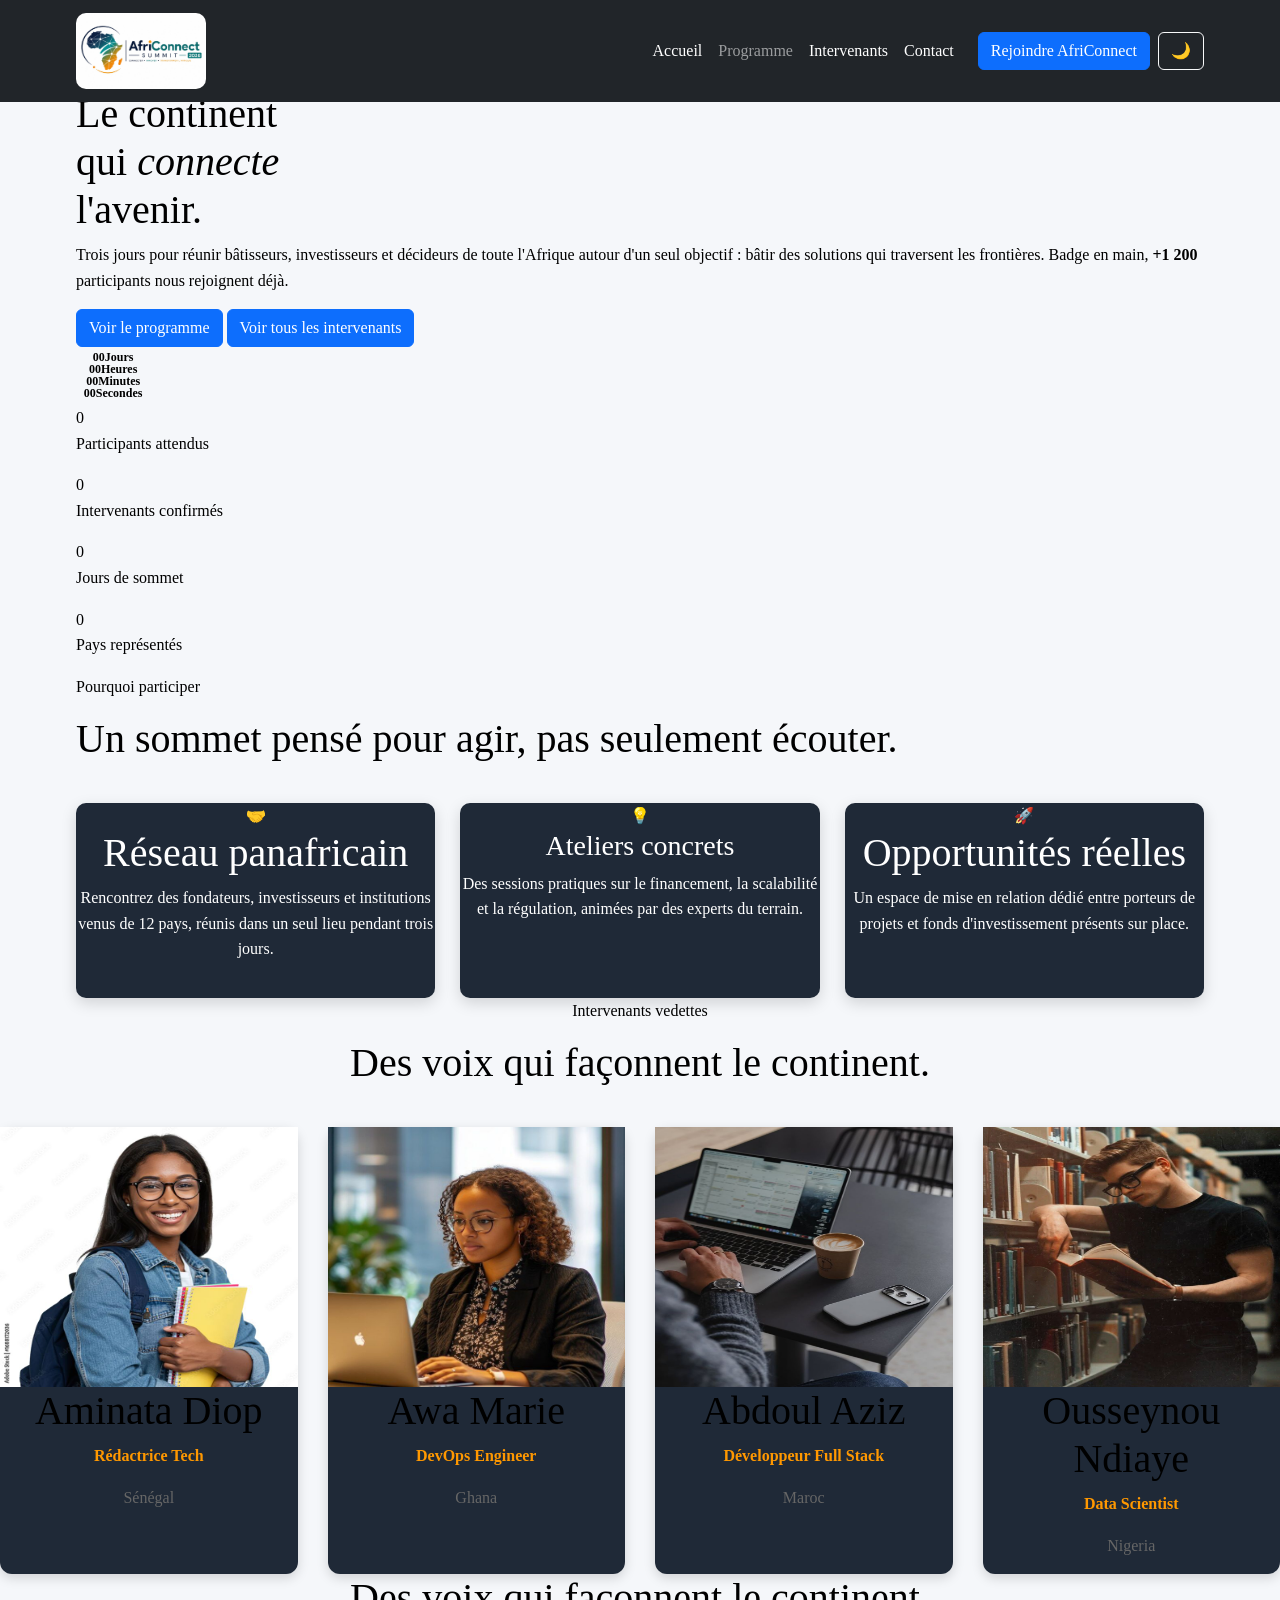
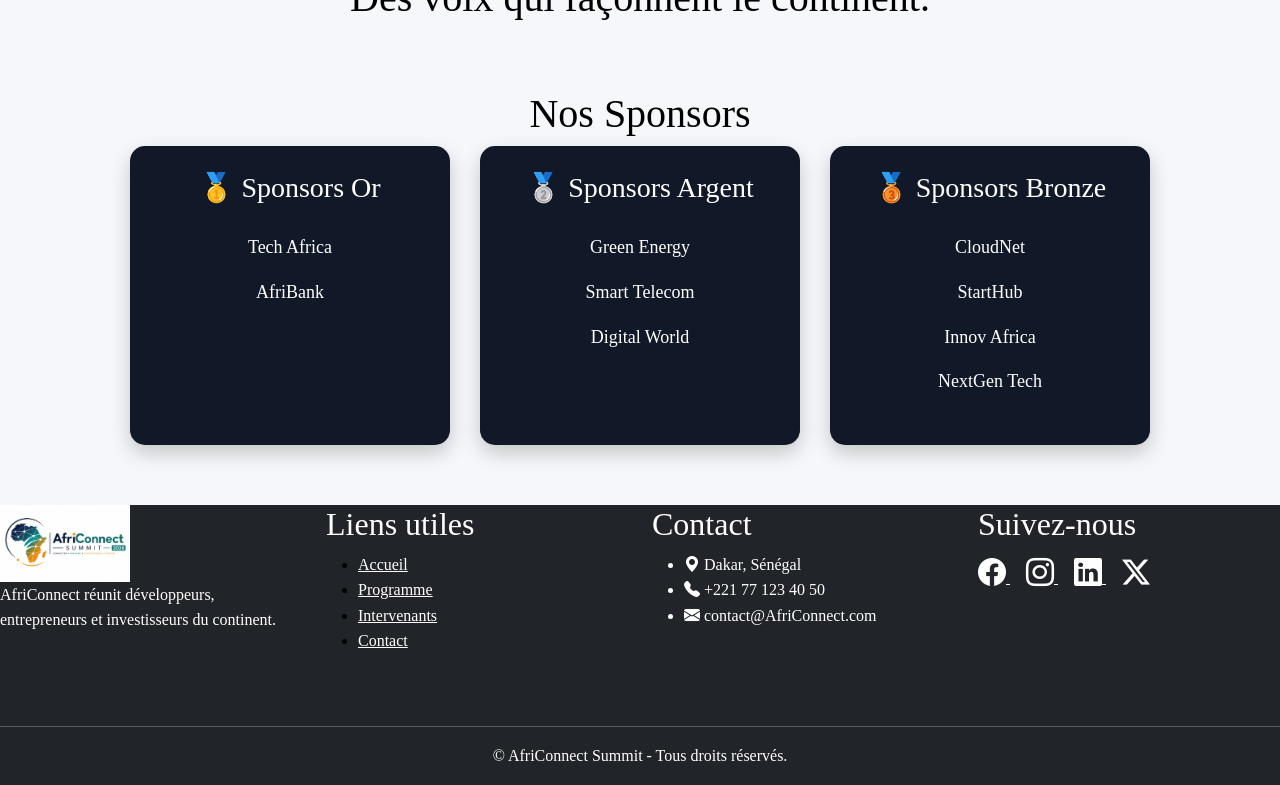
<file: index.html>
<!DOCTYPE html>
<html lang="en">
<head>
    <meta charset="UTF-8">
    <meta name="viewport" content="width=device-width, initial-scale=1.0">
    <title>AfriConnect Summit</title>
    <link
        href="https://cdn.jsdelivr.net/npm/bootstrap@5.3.0/dist/css/bootstrap.min.css"
        rel="stylesheet">
    <link rel="stylesheet" href="https://cdn.jsdelivr.net/npm/bootstrap-icons@1.11.3/font/bootstrap-icons.min.css">
    <link rel="stylesheet" href="css/style.css">
</head>
<body>
    <header>
  <nav class="navbar navbar-expand-lg navbar-dark bg-dark fixed-top">
    <div class="container">
      
      <!-- Logo -->
      <a class="navbar-brand" href="index.html">
        <img src="images/Logo.jpeg" alt="Logo AfriConnect Summit" width="130">
      </a>

      <!-- Bouton menu mobile -->
      <button
        class="navbar-toggler"
        type="button"
        data-bs-toggle="collapse"
        data-bs-target="#navMenu"
        aria-label="Menu de navigation">
        <span class="navbar-toggler-icon"></span>
      </button>

      <!-- Liens -->
      <div class="collapse navbar-collapse" id="navMenu">
        <ul class="navbar-nav ms-auto">
          <li class="nav-item">
            <a class="nav-link active" href="index.html">Accueil</a>
          </li>
          <li class="nav-item">
            <a class="nav-link" href="programme.html">Programme</a>
          </li>
          <li class="nav-item">
            <a class="nav-link active" href="intervenants.html">Intervenants</a>
          </li>
          <li class="nav-item">
            <a class="nav-link active" href="contact.html">Contact</a>
          </li>
        </ul>
        <button class="btn btn-primary ms-3">
          Rejoindre AfriConnect
        </button>
        <button id="themeToggle" class="btn btn-outline-light ms-2">
            🌙
        </button>
      </div>

    </div>
  </nav>
</header>

<header class="hero">
  <div class="hero-sun" aria-hidden="true"></div>
  <div class="container">
    <div class="hero-copy">
      <!-- <p class="eyebrow">12 — 14 novembre 2026 · Dakar, Sénégal</p> -->
      <h1>Le continent<br>qui <em>connecte</em><br>l'avenir.</h1>
      <p class="hero-sub">Trois jours pour réunir bâtisseurs, investisseurs et décideurs de toute l'Afrique autour d'un seul objectif&nbsp;: bâtir des solutions qui traversent les frontières. Badge en main, <strong>+1 200</strong> participants nous rejoignent déjà.</p>
      <div class="hero-ctas">
        <a href="programme.html" class="btn btn-primary">Voir le programme</a>
        <a href="intervenants.html" class="btn btn-primary">Voir tous les intervenants</a>
      </div>
    </div>

    <div class="badge">
      <div class="countdown" id="countdown">
        <div class="count-unit"><span class="num" id="cd-days">00</span><span class="lbl">Jours</span></div>
        <div class="count-unit"><span class="num" id="cd-hours">00</span><span class="lbl">Heures</span></div>
        <div class="count-unit"><span class="num" id="cd-mins">00</span><span class="lbl">Minutes</span></div>
        <div class="count-unit"><span class="num" id="cd-secs">00</span><span class="lbl">Secondes</span></div>
      </div>
    </div>
  </div>
</header>

<!-- ============================================================
     CHIFFRES CLÉS
     ============================================================ -->
<section class="stats section" id="stats">
  <div class="container">
    <div class="stats-grid">
      <div class="stat">
        <span class="num" data-target="1200" data-suffix="+">0</span>
        <p class="lbl">Participants attendus</p>
      </div>
      <div class="stat">
        <span class="num" data-target="48">0</span>
        <p class="lbl">Intervenants confirmés</p>
      </div>
      <div class="stat">
        <span class="num" data-target="3">0</span>
        <p class="lbl">Jours de sommet</p>
      </div>
      <div class="stat">
        <span class="num" data-target="12">0</span>
        <p class="lbl">Pays représentés</p>
      </div>
    </div>
  </div>
  <!-- <div class="speakers-cta text-center">
      <a href="intervenants.html" class="btn btn-primary">Voir tous les intervenants</a> -->
      <!-- <a href="programme.html" class="btn btn-secondary">Voici le programme →</a> -->
    <!-- </div> -->
</section>

<!-- ============================================================
     POURQUOI PARTICIPER
     ============================================================ -->
<section class="section" id="pourquoi">
  <div class="container">
    <div class="section-head">
      <p class="eyebrow">Pourquoi participer</p>
      <h1>Un sommet pensé pour agir, pas seulement écouter.</h1>
    </div>
    <div class="why-grid">
      <div class="why-card">
        <div class="why-icon">🤝</div>
        <h1>Réseau panafricain</h1>
        <p>Rencontrez des fondateurs, investisseurs et institutions venus de 12 pays, réunis dans un seul lieu pendant trois jours.</p>
      </div>
      <div class="why-card">
        <div class="why-icon">💡</div>
        <h3>Ateliers concrets</h3>
        <p>Des sessions pratiques sur le financement, la scalabilité et la régulation, animées par des experts du terrain.</p>
      </div>
      <div class="why-card">
        <div class="why-icon">🚀</div>
        <h1>Opportunités réelles</h1>
        <p>Un espace de mise en relation dédié entre porteurs de projets et fonds d'investissement présents sur place.</p>
      </div>
    </div>
  </div>
</section>

<!-- ============================================================
     INTERVENANTS VEDETTES
     ============================================================ -->
 <section class="section" id="intervenants">
    <div class="section-head">
      <p class="eyebrow text-center">Intervenants vedettes</p>
      <h1 class="text-center">Des voix qui façonnent le continent.</h1>
    </div>
    <div class="speakers-grid">
      <article class="speaker-card">
        <div class="speaker-photo"><img src="WhatsApp Image 2026-05-12 at 22.22.07 (1).jpeg" alt="Portrait d'Aminata Diop" width="200"></div>
        <div class="speaker-info">
          <h1>Aminata Diop</h1>
          <p class="speaker-title">Rédactrice Tech</p>
          <p class="speaker-country">Sénégal</p>
        </div>
      </article>
      <article class="speaker-card">
        <div class="speaker-photo"><img src="images/WhatsApp Image 2026-04-15 at 22.49.05 (1).jpeg" alt="" width="200"></div>
        <div class="speaker-info">
          <h1>Awa Marie</h1>
          <p class="speaker-title">DevOps Engineer</p>
          <p class="speaker-country">Ghana</p>
        </div>
      </article>
      <article class="speaker-card">
        <div class="speaker-photo"><img src="images/WhatsApp Image 2026-04-15 at 22.49.05.jpeg" alt="" width="200"></div>
        <div class="speaker-info">
          <h1>Abdoul Aziz</h1>
          <p class="speaker-title">Développeur Full Stack</p>
          <p class="speaker-country">Maroc</p>
        </div>
      </article>
      <article class="speaker-card">
        <div class="speaker-photo"><img src="images/WhatsApp Image 2026-05-12 at 22.22.08.jpeg" alt="" width="200"></div>
        <div class="speaker-info">
          <h1>Ousseynou Ndiaye</h1>
          <p class="speaker-title">Data Scientist</p>
          <p class="speaker-country">Nigeria</p>
        </div>
      </article>
    </div>
  </div>
</section>

<!-- ============================================================
     SPONSORS
     ============================================================ -->
     <h1 class="text-center">Des voix qui façonnent le continent.</h1>
    <section id="sponsors">
    <h1 class="text-center">Nos Sponsors</h1>

    <div class="sponsors-grid">

        <div class="sponsor-card">
            <h2>🥇 Sponsors Or</h2>
            <ul>
                <li>Tech Africa</li>
                <li>AfriBank</li>
            </ul>
        </div>

        <div class="sponsor-card">
            <h2>🥈 Sponsors Argent</h2>
            <ul>
                <li>Green Energy</li>
                <li>Smart Telecom</li>
                <li>Digital World</li>
            </ul>
        </div>

        <div class="sponsor-card">
            <h2>🥉 Sponsors Bronze</h2>
            <ul>
                <li>CloudNet</li>
                <li>StartHub</li>
                <li>Innov Africa</li>
                <li>NextGen Tech</li>
            </ul>
        </div>

    </div>
</section>

<button id="backToTop" class="btn btn-primary">
    ↑
</button>
<!-- ============================================================
     FOOTER
     ============================================================ -->
<footer id="footer" class="row bg-dark">

    <!-- Logo -->
    <div class="col-lg-3 col-md-6 mb-4">

        <div class="footer-logo">
            <img
                src="images/Logo.jpeg"
                alt="Logo AfriConnect"
                width="130">
        </div>

        <p class="footer-description text-white">
            AfriConnect réunit développeurs, entrepreneurs
            et investisseurs du continent.
        </p>

    </div>

    <!-- Liens utiles -->
    <div class="col-lg-3 col-md-6 mb-4">

        <h2 class="text-white">Liens utiles</h2>

        <ul class="footer-links">

            <li>
                <a href="index.html" class="text-white">Accueil</a>
            </li>

            <li>
                <a href="programme.html" class="text-white">Programme</a>
            </li>

            <li>
                <a href="intervenants.html" class="text-white">Intervenants</a>
            </li>

            <li>
                <a href="contact.html" class="text-white">Contact</a>
            </li>

        </ul>

    </div>

    <!-- Contact -->
    <div class="col-lg-3 col-md-6 mb-4 text-white">

        <h2>Contact</h2>

        <ul class="footer-contact">

            <li>
                <i class="bi bi-geo-alt-fill"></i>
                Dakar, Sénégal
            </li>

            <li>
                <i class="bi bi-telephone-fill"></i>
                +221 77 123 40 50
            </li>

            <li>
                <i class="bi bi-envelope-fill"></i>
                contact@AfriConnect.com
            </li>

        </ul>

    </div>

    <!-- Réseaux sociaux -->
    <div class="col-lg-3 col-md-6 mb-4 text-white">

        <h2>Suivez-nous</h2>

        <a href="#" class="text-white me-3">
            <i class="bi bi-facebook fs-3"></i>
        </a>

        <a href="#" class="text-white me-3">
            <i class="bi bi-instagram fs-3"></i>
        </a>

        <a href="#" class="text-white me-3">
            <i class="bi bi-linkedin fs-3"></i>
        </a>

        <a href="#" class="text-white">
            <i class="bi bi-twitter-x fs-3"></i>
        </a>

    </div>

    <!-- Copyright -->
    <div class="col-12 text-center mt-3">

        <hr class="text-white">

        <p class="text-white">
            © <span id="year"></span> AfriConnect Summit - Tous droits réservés.
        </p>

    </div>

</footer>

<!-- Bootstrap JS -->
<!-- <script src="https://cdn.jsdelivr.net/npm/bootstrap@5.3.0/dist/js/bootstrap.bundle.min.js"></script> -->

<!-- Votre JavaScript -->
<!-- <script src="js/main.js"></script> -->











<script
src="https://cdn.jsdelivr.net/npm/bootstrap@5.3.0/dist/js/bootstrap.bundle.min.js"
></script>
 <!-- Votre script JavaScript -->
 <script src="js/main.js"></script>
</body>
</html>
</file>
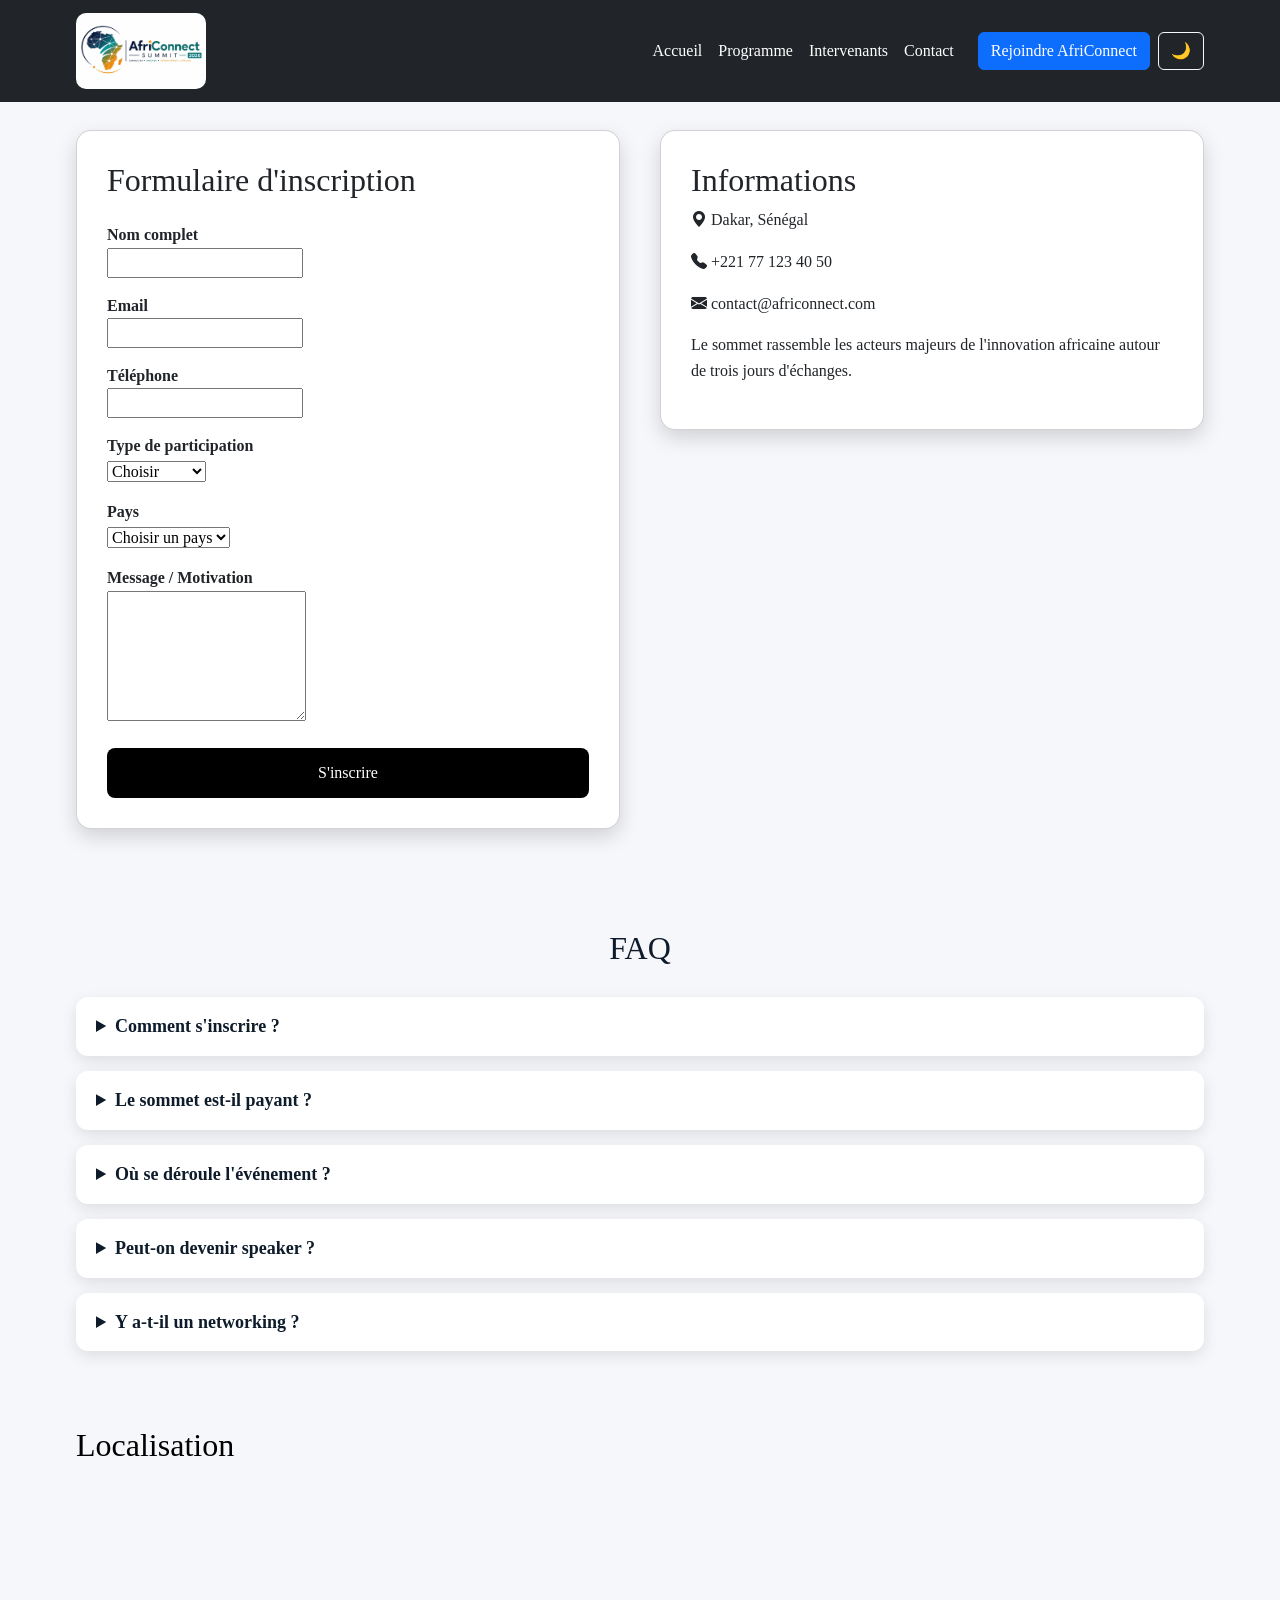
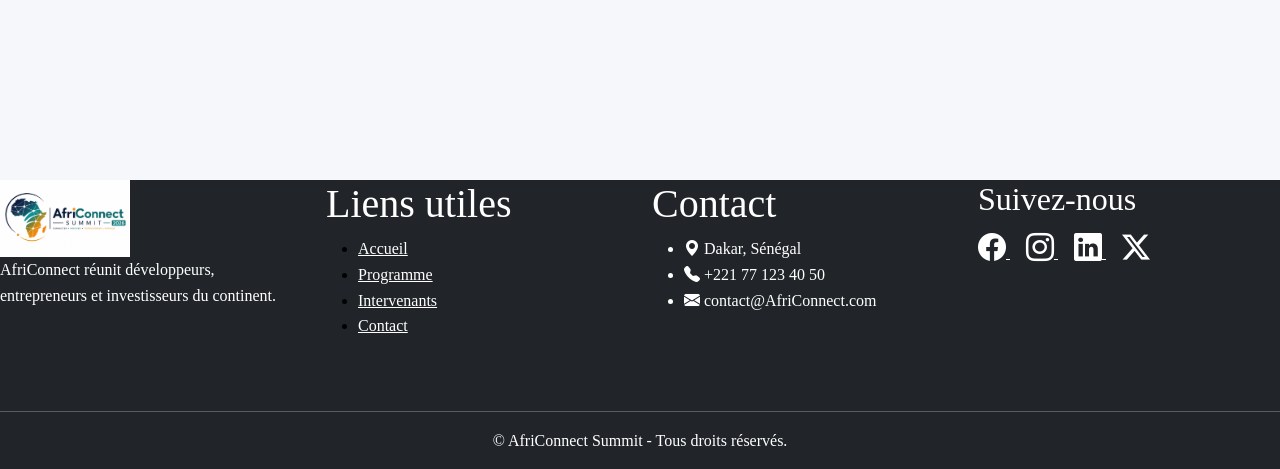
<file: contact.html>
<!DOCTYPE html>
<html lang="en">
<head>
    <meta charset="UTF-8">
    <meta name="viewport" content="width=device-width, initial-scale=1.0">
    <title>AfriConnect Summit</title>
    <link
        href="https://cdn.jsdelivr.net/npm/bootstrap@5.3.0/dist/css/bootstrap.min.css"
        rel="stylesheet">
        <link rel="stylesheet" href="https://cdn.jsdelivr.net/npm/bootstrap-icons@1.11.3/font/bootstrap-icons.min.css">
    <link rel="stylesheet" href="css/style.css">
</head>
<body>
    <header>
      <nav class="navbar navbar-expand-lg navbar-dark bg-dark fixed-top">
      <div class="container">
      
      <!-- Logo -->
      <a class="navbar-brand" href="index.html">
        <img src="images/Logo.jpeg" alt="Logo AfriConnect Summit" width="130">
      </a>

      <!-- Bouton menu mobile -->
      <button class="navbar-toggler" type="button" data-bs-toggle="collapse" data-bs-target="#navMenu"> arial-label="menu de navigation"
        <span class="navbar-toggler-icon"></span>
        
      </button>

      <!-- Liens -->
      <div class="collapse navbar-collapse" id="navMenu">
        <ul class="navbar-nav ms-auto">
          <li class="nav-item">
            <a class="nav-link active" href="index.html">Accueil</a>
          </li>
          <li class="nav-item">
            <a class="nav-link active" href="programme.html">Programme</a>
          </li>
          <li class="nav-item">
            <a class="nav-link active" href="intervenants.html">Intervenants</a>
          </li>
          <li class="nav-item">
            <a class="nav-link active" href="contact.html">Contact</a>
          </li>
        </ul>
        <button class="btn btn-primary ms-3">
          Rejoindre AfriConnect
        </button>
        <button id="themeToggle" class="btn btn-outline-light ms-2">
            🌙
        </button>
      </div>

      </div>
      </nav>
    </header>

  <!-- ================= FORMULAIRE ================= -->

<section id="contact">

    <div class="container">

        <div class="contact-wrapper">

    <!-- Carte Formulaire -->
    <div class="card">
        <h2>Formulaire d'inscription</h2>

        <form id="contactForm">

            <label for="Nom">Nom complet</label>
            <input type="text" id="Nom" required>

            <label for="email">Email</label>
            <input type="email" id="email" required>

            <label for="telephone">Téléphone</label>
            <input type="tel" id="telephone" required>

            <label for="type">Type de participation</label>
            <select id="type">
                <option>Choisir</option>
                <option>Participant</option>
                <option>Startup</option>
                <option>Investisseur</option>
            </select>

            <label for="country">Pays</label>
            <select id="country">
                <option>Choisir un pays</option>
                <option>Sénégal</option>
                <option>Ghana</option>
                <option>Nigeria</option>
                <option>Kenya</option>
                <option>Égypte</option>
                <option>Tunisie</option>
                <option>RDC</option>
                <option>Côte d'Ivoire</option>
                <option>France</option>
                <option>Angleterre</option>
            </select>

            <label for="message">Message / Motivation</label>
            <textarea id="message" rows="5"></textarea>

            <button type="submit">S'inscrire</button>
        </form>
    </div>

    <!-- Carte Informations -->
    <div class="card">
        <h2>Informations</h2>

        <p><i class="bi bi-geo-alt-fill"></i> Dakar, Sénégal</p>
        <p><i class="bi bi-telephone-fill"></i> +221 77 123 40 50</p>
        <p><i class="bi bi-envelope-fill"></i> contact@africonnect.com</p>

        <p>
            Le sommet rassemble les acteurs majeurs de
            l'innovation africaine autour de trois jours
            d'échanges.
        </p>
    </div>

</div>

    </div>

</section>

<!-- ================= FAQ (CSS ONLY) ================= -->

<section id="faq">

    <div class="container">

        <h2>FAQ</h2>

        <!-- 1 -->
        <details class="faq-card">
            <summary>Comment s'inscrire ?</summary>
            <p>Remplissez le formulaire et validez votre inscription en ligne.</p>
        </details>

        <!-- 2 -->
        <details class="faq-card">
            <summary>Le sommet est-il payant ?</summary>
            <p>Une partie des accès est gratuite, les pass premium sont payants.</p>
        </details>

        <!-- 3 -->
        <details class="faq-card">
            <summary>Où se déroule l'événement ?</summary>
            <p>À Dakar, au Centre des Expositions.</p>
        </details>

        <!-- 4 -->
        <details class="faq-card">
            <summary>Peut-on devenir speaker ?</summary>
            <p>Oui, via une candidature sur le formulaire d'inscription.</p>
        </details>

        <!-- 5 -->
        <details class="faq-card">
            <summary>Y a-t-il un networking ?</summary>
            <p>Oui, des sessions dédiées sont prévues chaque jour.</p>
        </details>

    </div>

</section>

<!-- ================= MAP ================= -->

<section id="map">

    <div class="container">

        <h2>Localisation</h2>

        <iframe
            src="https://www.google.com/maps?q=Dakar%2C%20S%C3%A9n%C3%A9gal&output=embed"
            width="80%"
            height="300"
            style="border:0;"
            allowfullscreen=""
            loading="lazy">
        </iframe>

    </div>

</section>









<button id="backToTop" class="btn btn-primary">
    ↑
</button>




  <footer id="footer" class="row bg-dark">

    <!-- Logo -->
    <div class="col-lg-3 col-md-6 mb-4">

        <div class="footer-logo">
            <img
                src="images/Logo.jpeg"
                alt="Logo AfriConnect"
                width="130">
        </div>

        <p class="footer-description text-white">
            AfriConnect réunit développeurs, entrepreneurs
            et investisseurs du continent.
        </p>

    </div>

    <!-- Liens utiles -->
    <div class="col-lg-3 col-md-6 mb-4">

        <h1 class="text-white">Liens utiles</h1>

        <ul class="footer-links">

            <li>
                <a href="index.html" class="text-white">Accueil</a>
            </li>

            <li>
                <a href="programme.html" class="text-white">Programme</a>
            </li>

            <li>
                <a href="intervenants.html" class="text-white">Intervenants</a>
            </li>

            <li>
                <a href="contact.html" class="text-white">Contact</a>
            </li>

        </ul>

    </div>

    <!-- Contact -->
    <div class="col-lg-3 col-md-6 mb-4 text-white">

        <h1>Contact</h1>

        <ul class="footer-contact">

            <li>
                <i class="bi bi-geo-alt-fill"></i>
                Dakar, Sénégal
            </li>

            <li>
                <i class="bi bi-telephone-fill"></i>
                +221 77 123 40 50
            </li>

            <li>
                <i class="bi bi-envelope-fill"></i>
                contact@AfriConnect.com
            </li>

        </ul>

    </div>

    <!-- Réseaux sociaux -->
    <div class="col-lg-3 col-md-6 mb-4 text-white">

        <h2>Suivez-nous</h2>

        <a href="#" class="text-white me-3">
            <i class="bi bi-facebook fs-3"></i>
        </a>

        <a href="#" class="text-white me-3">
            <i class="bi bi-instagram fs-3"></i>
        </a>

        <a href="#" class="text-white me-3">
            <i class="bi bi-linkedin fs-3"></i>
        </a>

        <a href="#" class="text-white">
            <i class="bi bi-twitter-x fs-3"></i>
        </a>

    </div>

    <!-- Copyright -->
    <div class="col-12 text-center mt-3">

        <hr class="text-white">

        <p class="text-white">
            © <span id="year"></span> AfriConnect Summit - Tous droits réservés.
        </p>

    </div>

</footer>


   <script
  src="https://cdn.jsdelivr.net/npm/bootstrap@5.3.0/dist/js/bootstrap.bundle.min.js"
  ></script>
 <!-- Votre script JavaScript -->
 <script src="js/main.js"></script>
</body>
</html>
</file>
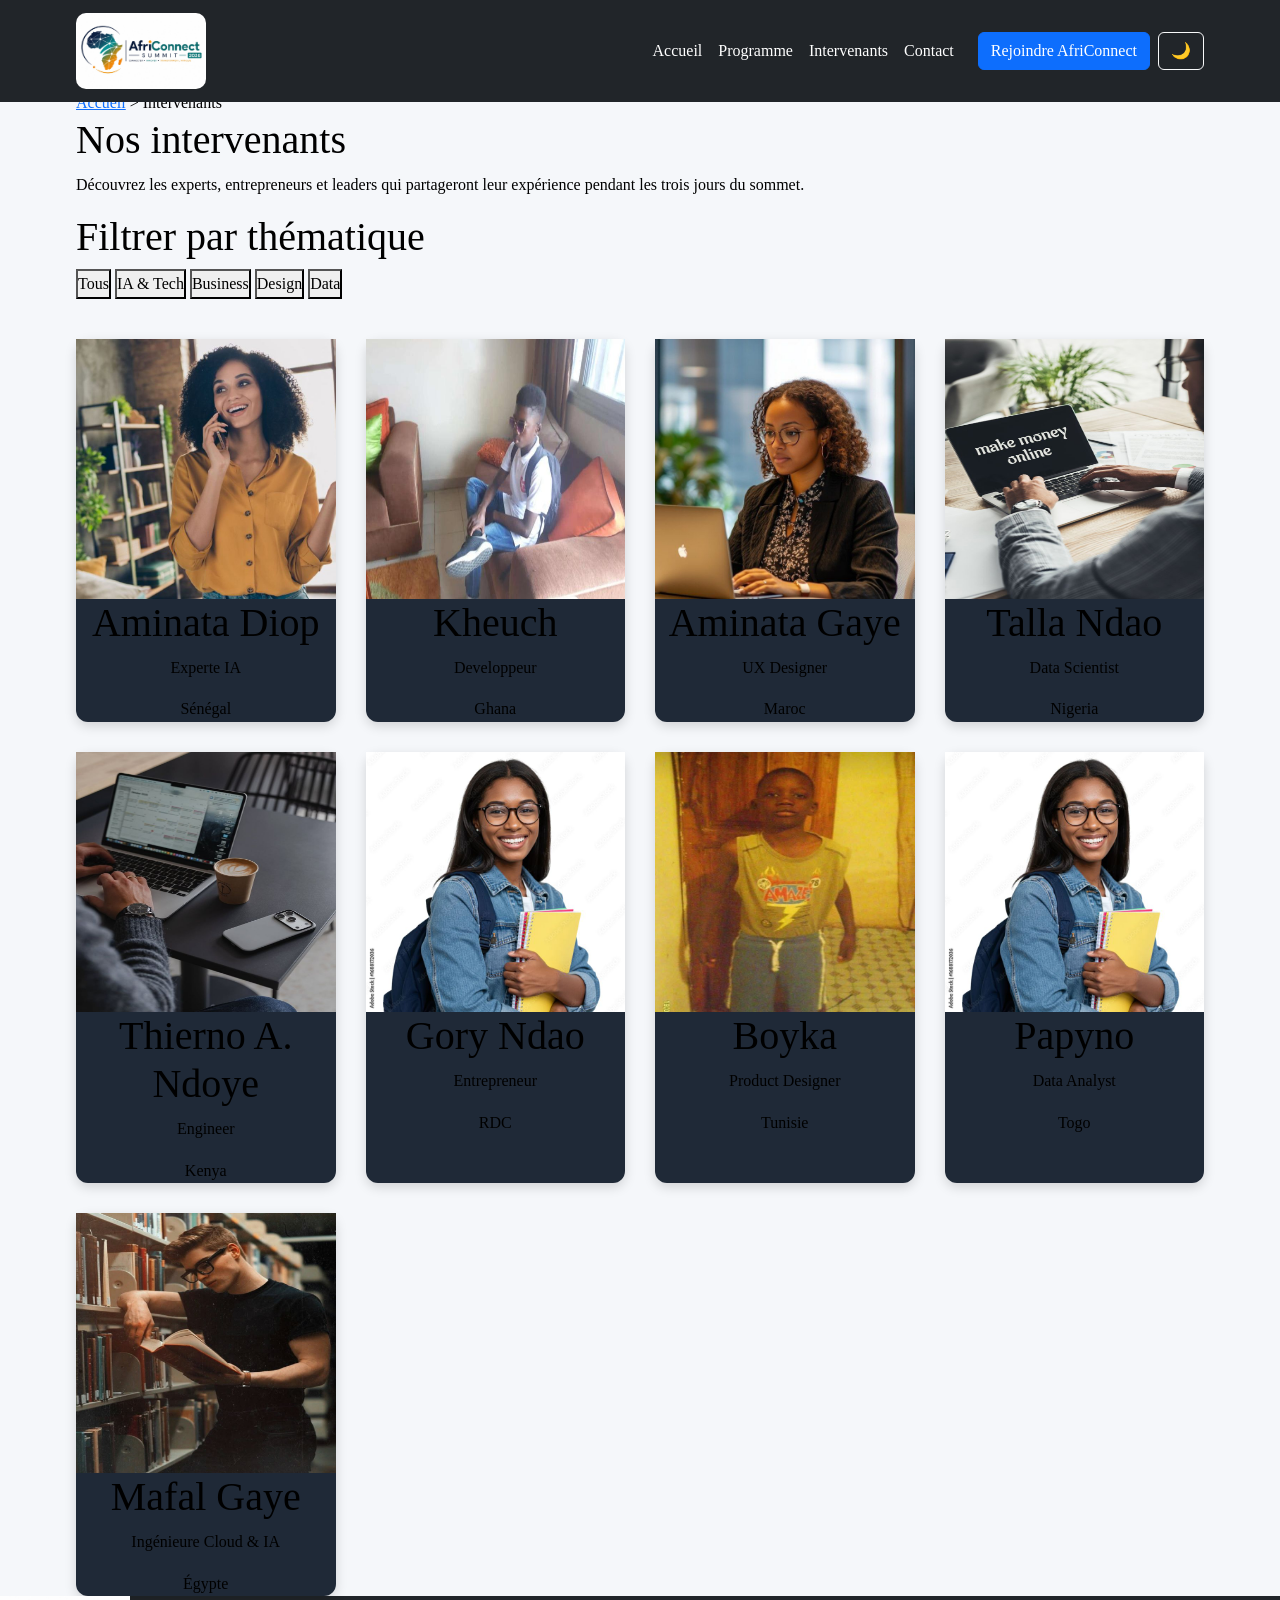
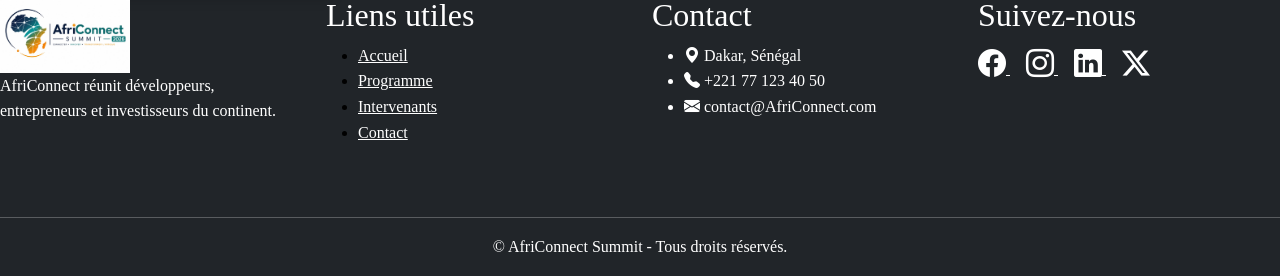
<file: intervenants.html>
<!DOCTYPE html>
<html lang="en">
<head>
    <meta charset="UTF-8">
    <meta name="viewport" content="width=device-width, initial-scale=1.0">
    <title>AfriConnect Summit</title>
    <link
        href="https://cdn.jsdelivr.net/npm/bootstrap@5.3.0/dist/css/bootstrap.min.css"
        rel="stylesheet">
        <link rel="stylesheet" href="https://cdn.jsdelivr.net/npm/bootstrap-icons@1.11.3/font/bootstrap-icons.min.css">
    <link rel="stylesheet" href="css/style.css">
</head>
<body>
    <header>
  <nav class="navbar navbar-expand-lg navbar-dark bg-dark fixed-top">
    <div class="container">
      
      <!-- Logo -->
      <a class="navbar-brand" href="index.html">
        <img src="images/Logo.jpeg" alt="Logo AfriConnect Summit" width="130">
      </a>

      <!-- Bouton menu mobile -->
      <button class="navbar-toggler" type="button" data-bs-toggle="collapse" data-bs-target="#navMenu"> arial-label="menu de navigation"
        <span class="navbar-toggler-icon"></span>
      </button>

      <!-- Liens -->
      <div class="collapse navbar-collapse" id="navMenu">
        <ul class="navbar-nav ms-auto">
          <li class="nav-item">
            <a class="nav-link active" href="index.html">Accueil</a>
          </li>
          <li class="nav-item">
            <a class="nav-link active" href="programme.html">Programme</a>
          </li>
          <li class="nav-item">
            <a class="nav-link active" href="intervenants.html">Intervenants</a>
          </li>
          <li class="nav-item">
            <a class="nav-link active" href="contact.html">Contact</a>
          </li>
        </ul>
        <button class="btn btn-primary ms-3">
          Rejoindre AfriConnect
        </button>
        <button id="themeToggle" class="btn btn-outline-light ms-2">
            🌙
        </button>
      </div>

    </div>
  </nav>
</header>

<!-- ==========================================
HERO
========================================== -->

<header id="hero-intervenants">

    <div class="container">

        <nav aria-label="breadcrumb">

            <a href="index.html">Accueil</a>

            >

            <span>Intervenants</span>

        </nav>

        <h1>Nos intervenants</h1>

        <p>
            Découvrez les experts, entrepreneurs et leaders qui partageront
            leur expérience pendant les trois jours du sommet.
        </p>

    </div>

</header>

<!-- ==========================================
FILTRES
========================================== -->

<section id="filtres">

    <div class="container">

        <h1>Filtrer par thématique</h1>

        <div class="filters">

            <button class="filter-btn active" data-filter="all">
                Tous
            </button>

            <button class="filter-btn" data-filter="ia">
                IA & Tech
            </button>

            <button class="filter-btn" data-filter="business">
                Business
            </button>

            <button class="filter-btn" data-filter="design">
                Design
            </button>

            <button class="filter-btn" data-filter="data">
                Data
            </button>

        </div>

    </div>

</section>

<!-- ==========================================
GRILLE DES INTERVENANTS
========================================== -->

<section id="intervenants">

    <div class="container">

        <div class="speakers-grid">

            <!-- 1 -->

            <article class="speaker-card" data-category="ia">

                <div class="speaker-photo"><img src="images/WhatsApp Image 2026-04-13 at 22.47.40.jpeg" alt="Aminata Diop" width="150"></div>

                <h1>Aminata Diop</h1>

                <p>Experte IA</p>

                <span>Sénégal</span>

            </article>

            <!-- 2 -->

            <article class="speaker-card" data-category="business">

                <div class="speaker-photo"><img src="images/mame.jpeg" alt="MC" width="150" height="150"></div>

                <h1>Kheuch</h1>

                <p>Developpeur</p>

                <span>Ghana</span>

            </article>

            <!-- 3 -->

            <article class="speaker-card" data-category="design">

                <div class="speaker-photo"><img src="images/WhatsApp Image 2026-04-15 at 22.49.05 (1).jpeg" alt="Fatima El Amrani" width="150"></div>

                <h1>Aminata Gaye</h1>

                <p>UX Designer</p>

                <span>Maroc</span>

            </article>

            <!-- 4 -->

            <article class="speaker-card" data-category="data">

                <div class="speaker-photo"><img src="images/WhatsApp Image 2026-04-15 at 22.49.05 (2).jpeg" alt="Chidi Okafor" width="150"></div>

                <h1>Talla Ndao</h1>

                <p>Data Scientist</p>

                <span>Nigeria</span>

            </article>

            <!-- 5 -->

            <article class="speaker-card" data-category="ia">

                <div class="speaker-photo"><img src="images/WhatsApp Image 2026-04-15 at 22.49.05.jpeg" alt="Grace Njeri" width="150"></div>

                <h1>Thierno A. Ndoye</h1>

                <p>Engineer</p>

                <span>Kenya</span>

            </article>

            <!-- 6 -->

            <article class="speaker-card" data-category="business">

                <div class="speaker-photo"><img src="images/WhatsApp Image 2026-05-12 at 22.22.07 (1).jpeg" alt="Jean Bako" width="150"></div>

                <h1>Gory Ndao</h1>

                <p>Entrepreneur</p>

                <span>RDC</span>

            </article>

            <!-- 7 -->

            <article class="speaker-card" data-category="design">

                <div class="speaker-photo"><img src="images/ziz.jpeg" alt="Sara Ben Ali" width="150"></div>

                <h1>Boyka</h1>

                <p>Product Designer</p>

                <span>Tunisie</span>

            </article>

            <!-- 8 -->

            <article class="speaker-card" data-category="data">

                <div class="speaker-photo"><img src="images/WhatsApp Image 2026-05-12 at 22.22.07 (1).jpeg" alt="David Mensah" width="150"></div>

                <h1>Papyno</h1>

                <p>Data Analyst</p>

                <span>Togo</span>

            </article>

            <!-- 9 -->

            <article class="speaker-card" data-category="ia">

                <div class="speaker-photo"><img src="images/WhatsApp Image 2026-05-12 at 22.22.08.jpeg" alt="Nadia Hassan" width="150"></div>

                <h1>Mafal Gaye</h1>

                <p>Ingénieure Cloud & IA</p>

                <span>Égypte</span>

            </article>

        </div>

    </div>

</section>








<button id="backToTop" class="btn btn-primary">
    ↑
</button>

<footer id="footer" class="row bg-dark">

    <!-- Logo -->
    <div class="col-lg-3 col-md-6 mb-4">

        <div class="footer-logo">
            <img
                src="images/Logo.jpeg"
                alt="Logo AfriConnect"
                width="130">
        </div>

        <p class="footer-description text-white">
            AfriConnect réunit développeurs, entrepreneurs
            et investisseurs du continent.
        </p>

    </div>

    <!-- Liens utiles -->
    <div class="col-lg-3 col-md-6 mb-4">

        <h2 class="text-white">Liens utiles</h2>

        <ul class="footer-links">

            <li>
                <a href="index.html" class="text-white">Accueil</a>
            </li>

            <li>
                <a href="programme.html" class="text-white">Programme</a>
            </li>

            <li>
                <a href="intervenants.html" class="text-white">Intervenants</a>
            </li>

            <li>
                <a href="contact.html" class="text-white">Contact</a>
            </li>

        </ul>

    </div>

    <!-- Contact -->
    <div class="col-lg-3 col-md-6 mb-4 text-white">

        <h2>Contact</h2>

        <ul class="footer-contact">

            <li>
                <i class="bi bi-geo-alt-fill"></i>
                Dakar, Sénégal
            </li>

            <li>
                <i class="bi bi-telephone-fill"></i>
                +221 77 123 40 50
            </li>

            <li>
                <i class="bi bi-envelope-fill"></i>
                contact@AfriConnect.com
            </li>

        </ul>

    </div>

    <!-- Réseaux sociaux -->
    <div class="col-lg-3 col-md-6 mb-4 text-white">

        <h2>Suivez-nous</h2>

        <a href="#" class="text-white me-3">
          <!-- arial-label="facebook" -->
            <i class="bi bi-facebook fs-3"></i>
        </a>

        <a href="#" class="text-white me-3">
          <!-- arial-label="instagram" -->
            <i class="bi bi-instagram fs-3"></i>
        </a>

        <a href="#" class="text-white me-3">
          <!-- arial-label="linkedin" -->
            <i class="bi bi-linkedin fs-3"></i>
        </a>

        <a href="#" class="text-white">
          <!-- arial-label="twitter" -->
            <i class="bi bi-twitter-x fs-3"></i>
        </a>

    </div>

    <!-- Copyright -->
    <div class="col-12 text-center mt-3">

        <hr class="text-white">

        <p class="text-white">
            © <span id="year"></span> AfriConnect Summit - Tous droits réservés.
        </p>

    </div>

</footer>


<script
src="https://cdn.jsdelivr.net/npm/bootstrap@5.3.0/dist/js/bootstrap.bundle.min.js"
></script>
 <!-- Votre script JavaScript -->
 <script src="js/main.js"></script>
</body>
</html>
</file>
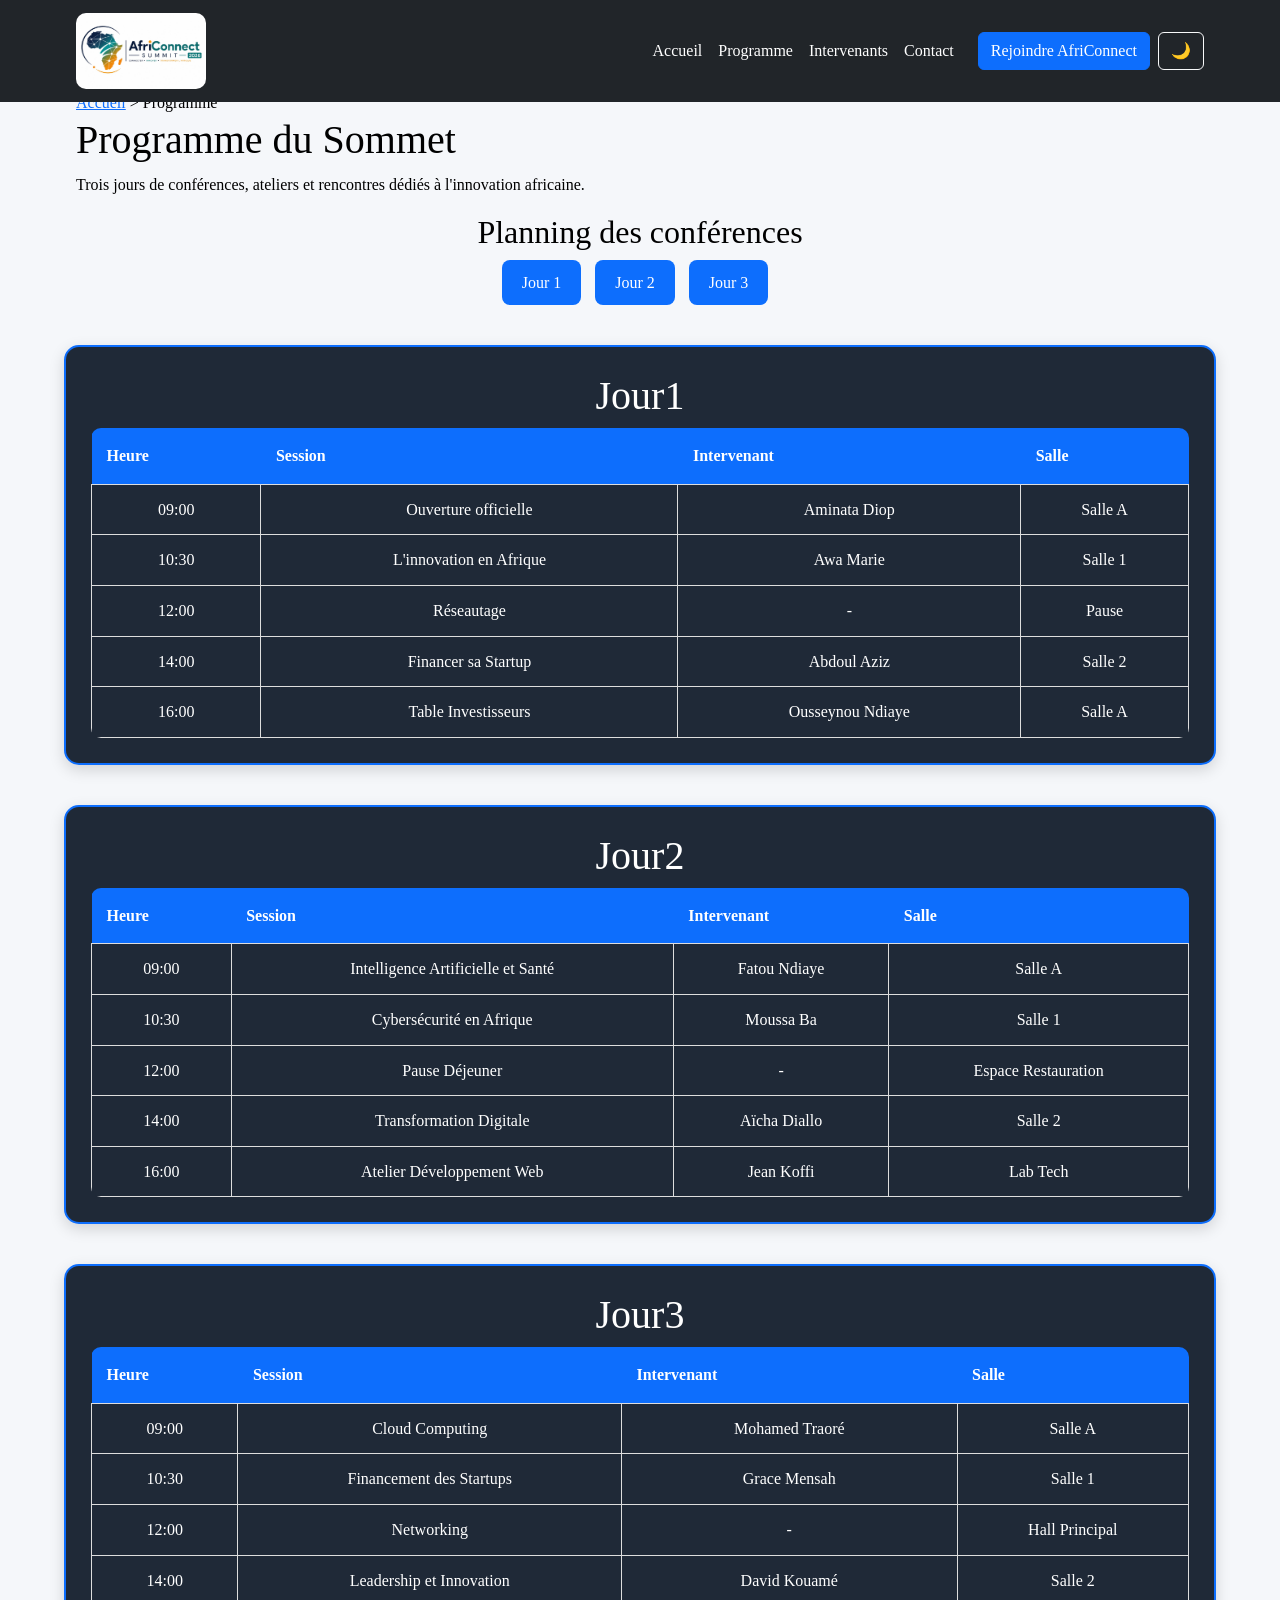
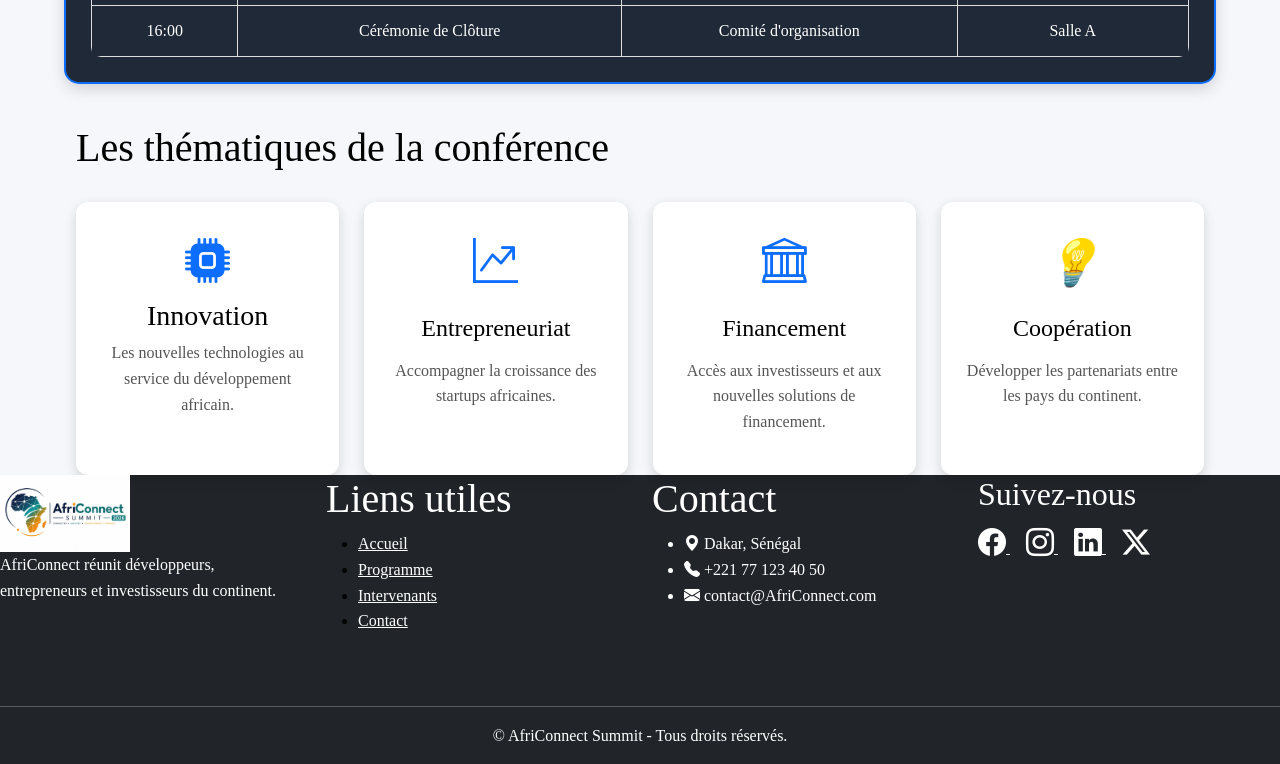
<file: programme.html>
<!DOCTYPE html>
<html lang="en">
<head>
    <meta charset="UTF-8">
    <meta name="viewport" content="width=device-width, initial-scale=1.0">
    <title>AfriConnect Summit</title>
    <link
        href="https://cdn.jsdelivr.net/npm/bootstrap@5.3.0/dist/css/bootstrap.min.css"
        rel="stylesheet">
        <link rel="stylesheet" href="https://cdn.jsdelivr.net/npm/bootstrap-icons@1.11.3/font/bootstrap-icons.min.css">
    <link rel="stylesheet" href="css/style.css">
</head>
<body>
    <header>
  <nav class="navbar navbar-expand-lg navbar-dark bg-dark fixed-top">
    <div class="container">
      
      <!-- Logo -->
      <a class="navbar-brand" href="index.html">
        <img src="images/Logo.jpeg" alt="Logo AfriConnect Summit" width="130">
      </a>

      <!-- Bouton menu mobile -->
      <button class="navbar-toggler" type="button" data-bs-toggle="collapse" data-bs-target="#navMenu"> arial-label="menu de navigation"
        <span class="navbar-toggler-icon"></span>
      </button>

      <!-- Liens -->
      <div class="collapse navbar-collapse" id="navMenu">
        <ul class="navbar-nav ms-auto">
          <li class="nav-item">
            <a class="nav-link active" href="index.html">Accueil</a>
          </li>
          <li class="nav-item">
            <a class="nav-link active" href="programme.html">Programme</a>
          </li>
          <li class="nav-item">
            <a class="nav-link active" href="intervenants.html">Intervenants</a>
          </li>
          <li class="nav-item">
            <a class="nav-link active" href="contact.html">Contact</a>
          </li>
        </ul>
        <button class="btn btn-primary ms-3">
          Rejoindre AfriConnect
        </button>
        <button id="themeToggle" class="btn btn-outline-light ms-2">
            🌙
        </button>
      </div>

    </div>
  </nav>
</header>




<!-- ================= HERO ================= -->

<header id="hero-programme">

    <div class="container">

        <nav aria-label="Fil d'Ariane">

            <a href="index.html">Accueil</a>

            >

            <span>Programme</span>

        </nav>

        <h1>Programme du Sommet</h1>

        <p>
            Trois jours de conférences, ateliers et rencontres
            dédiés à l'innovation africaine.
        </p>

    </div>

</header>

<!-- ================= ONGLETS ================= -->

<section id="programme">

        <!-- Onglets -->
          <h2 class="text-center">Planning des conférences</h2>

    <div class="jours text-center">
        <button>Jour 1</button>
        <button>Jour 2</button>
        <button>Jour 3</button>
    </div>


<div class="planning">
    <h1 class="text-center">Jour1</h1>
    <table>
        <thead>
            <tr>
                <th>Heure</th>
                <th>Session</th>
                <th>Intervenant</th>
                <th>Salle</th>
            </tr>
        </thead>

        <tbody>
            <tr>
                <td>09:00</td>
                <td>Ouverture officielle</td>
                <td>Aminata Diop</td>
                <td>Salle A</td>
            </tr>

            <tr>
                <td>10:30</td>
                <td>L'innovation en Afrique</td>
                <td>Awa Marie</td>
                <td>Salle 1</td>
            </tr>

            <tr>
                <td>12:00</td>
                <td>Réseautage</td>
                <td>-</td>
                <td>Pause</td>
            </tr>

            <tr>
                <td>14:00</td>
                <td>Financer sa Startup</td>
                <td>Abdoul Aziz</td>
                <td>Salle 2</td>
            </tr>

            <tr>
                <td>16:00</td>
                <td>Table Investisseurs</td>
                <td>Ousseynou Ndiaye</td>
                <td>Salle A</td>
            </tr>
        </tbody>
    </table>
</div>

<div class="planning">
    <h1 class="text-center">Jour2</h1>
    <table>
        <thead>
            <tr>
                <th>Heure</th>
                <th>Session</th>
                <th>Intervenant</th>
                <th>Salle</th>
            </tr>
        </thead>
        <tbody>
            <tr>
    <td>09:00</td>
    <td>Intelligence Artificielle et Santé</td>
    <td>Fatou Ndiaye</td>
    <td>Salle A</td>
</tr>

<tr>
    <td>10:30</td>
    <td>Cybersécurité en Afrique</td>
    <td>Moussa Ba</td>
    <td>Salle 1</td>
</tr>

<tr>
    <td>12:00</td>
    <td>Pause Déjeuner</td>
    <td>-</td>
    <td>Espace Restauration</td>
</tr>

<tr>
    <td>14:00</td>
    <td>Transformation Digitale</td>
    <td>Aïcha Diallo</td>
    <td>Salle 2</td>
</tr>

<tr>
    <td>16:00</td>
    <td>Atelier Développement Web</td>
    <td>Jean Koffi</td>
    <td>Lab Tech</td>
</tr>
        </tbody>
    </table>
</div>

<div class="planning">
    <h1 class="text-center">Jour3</h1>
    <table>
        <thead>
            <tr>
                <th>Heure</th>
                <th>Session</th>
                <th>Intervenant</th>
                <th>Salle</th>
            </tr>
        </thead>
        <tbody>
            <tr>
    <td>09:00</td>
    <td>Cloud Computing</td>
    <td>Mohamed Traoré</td>
    <td>Salle A</td>
</tr>

<tr>
    <td>10:30</td>
    <td>Financement des Startups</td>
    <td>Grace Mensah</td>
    <td>Salle 1</td>
</tr>

<tr>
    <td>12:00</td>
    <td>Networking</td>
    <td>-</td>
    <td>Hall Principal</td>
</tr>

<tr>
    <td>14:00</td>
    <td>Leadership et Innovation</td>
    <td>David Kouamé</td>
    <td>Salle 2</td>
</tr>

<tr>
    <td>16:00</td>
    <td>Cérémonie de Clôture</td>
    <td>Comité d'organisation</td>
    <td>Salle A</td>
</tr>
        </tbody>
    </table>

</div>

<!-- ================= THÉMATIQUES ================= -->

<section id="thematiques">

    <div class="container">

        <h1>Les thématiques de la conférence</h1>

        <div class="themes-grid">

            <article>

                <i class="bi bi-cpu-fill"></i>

                <h3>Innovation</h3>

                <p>
                    Les nouvelles technologies au service du développement africain.
                </p>

            </article>

            <article>

                <i class="bi bi-graph-up-arrow"></i>

                <h1>Entrepreneuriat</h1>

                <p>
                    Accompagner la croissance des startups africaines.
                </p>

            </article>

            <article>

                <i class="bi bi-bank"></i>

                <h1>Financement</h1>

                <p>
                    Accès aux investisseurs et aux nouvelles solutions de financement.
                </p>

            </article>

            <article>

                <i>💡</i>

                <h1>Coopération</h1>

                <p>
                    Développer les partenariats entre les pays du continent.
                </p>

            </article>

        </div>

    </div>

</section>
<button id="backToTop" class="btn btn-primary">
    ↑
</button>
<footer id="footer" class="row bg-dark">

    <!-- Logo -->
    <div class="col-lg-3 col-md-6 mb-4">

        <div class="footer-logo">
            <img
                src="images/Logo.jpeg"
                alt="Logo AfriConnect"
                width="130">
        </div>

        <p class="footer-description text-white">
            AfriConnect réunit développeurs, entrepreneurs
            et investisseurs du continent.
        </p>

    </div>

    <!-- Liens utiles -->
    <div class="col-lg-3 col-md-6 mb-4">

        <h1 class="text-white">Liens utiles</h1>

        <ul class="footer-links">

            <li>
                <a href="index.html" class="text-white">Accueil</a>
            </li>

            <li>
                <a href="programme.html" class="text-white">Programme</a>
            </li>

            <li>
                <a href="intervenants.html" class="text-white">Intervenants</a>
            </li>

            <li>
                <a href="contact.html" class="text-white">Contact</a>
            </li>

        </ul>

    </div>

    <!-- Contact -->
    <div class="col-lg-3 col-md-6 mb-4 text-white">

        <h1>Contact</h1>

        <ul class="footer-contact">

            <li>
                <i class="bi bi-geo-alt-fill"></i>
                Dakar, Sénégal
            </li>

            <li>
                <i class="bi bi-telephone-fill"></i>
                +221 77 123 40 50
            </li>

            <li>
                <i class="bi bi-envelope-fill"></i>
                contact@AfriConnect.com
            </li>

        </ul>

    </div>

    <!-- Réseaux sociaux -->
    <div class="col-lg-3 col-md-6 mb-4 text-white">

        <h2>Suivez-nous</h2>

        <a href="#" class="text-white me-3">
            <!-- aria-label="bi-facebook" -->
            <i class="bi bi-facebook fs-3"></i>
        </a>

        <a href="#" class="text-white me-3">
            <!-- aria-label="bi-instagram" -->
            <i class="bi bi-instagram fs-3"></i>
        </a>

        <a href="#" class="text-white me-3">
            <!-- aria-label="bi-linkedin" -->
            <i class="bi bi-linkedin fs-3"></i>
        </a>

        <a href="#" class="text-white">
            <!-- aria-label="bi-twitter-x" -->
            <i class="bi bi-twitter-x fs-3"></i>
        </a>

    </div>

    <!-- Copyright -->
    <div class="col-12 text-center mt-3">

        <hr class="text-white">

        <p class="text-white">
            © <span id="year"></span> AfriConnect Summit - Tous droits réservés.
        </p>

    </div>

</footer>

<script
src="https://cdn.jsdelivr.net/npm/bootstrap@5.3.0/dist/js/bootstrap.bundle.min.js"
></script>
 <!-- Votre script JavaScript -->
 <script src="js/main.js"></script>
</body>
</html>
</file>
<file: css/style.css>
.navbar-brand img{
    border-radius: 10px;
}
.nav-link{
    font-weight: 500;
}
.nav-link:hover{
    color: orange !important;
}
.why-grid {
    display: grid;
    grid-template-columns: 
    repeat(auto-fit, minmax(280px, 1fr));
    gap: 25px;
    margin-top: 40px;
}

.why-card {
    background: #1f2937;
    color: white;
     border-radius: 10px;
     box-shadow: 0 5px 15px rgba(0, 0, 0, 0.15);
     transition: transform 0.3s ease;
     text-align: center;
     padding-bottom: 20px;
}

.speakers-grid{
    display: grid;
    grid-template-columns: 
    repeat(auto-fit, minmax(250px, 1fr));
    gap: 30px;
    margin-top: 40px;
}

.speaker-card:hover{
    transform: translateY(-8px);
}

.speaker-card{
    background: #1f2937;
    border-radius: 12px;
    box-shadow: 0 4px 12px 
    rgba(0, 0, 0, 0.15);
    transition: transform 0.3s;
    text-align: center;
}


.dark-mode .speaker-card h3{
    color: #fff;
}

.dark-mode .speaker-title{
    color: #ff9800;
}

.dark-mode .speaker-country{
    color: #ccc;
}

.speaker-photo img{
    width: 100%;
    height: 260px;
    display: block;
}
.speakers-info {
    padding: 20px;
}

.speaker-title{
    color: #ff9800;
    font-weight: bold;
}

.speaker-country{
    color: #666;
}

.contact-wrapper{
    display: flex;
    gap: 40px;
    flex-wrap: wrap;
    justify-content: center;
    align-items: flex-start;
    margin: 40px auto;
}

.card{
    flex: 1;
    min-width: 350px;
    background: #fff;
    padding: 30px;
    border-radius: 15px;
    box-shadow: 0 8px 20px 
    rgba(0, 0, 0, 0.15);
}

.card label{
    display: block;
    margin-top: 15px;
    font-weight: 600;
}

.card button{
    width: 100%;
    margin-top: 20px;
    padding: 12px;
    border: none;
    border-radius: 8px;
    background: #000;
    color: #fff;
    font-size: 16px;
    cursor: pointer;
    transition: .3s;
}

#faq{
    padding:60px 0;
    background:#f5f7fa;
}

#faq h2{
    text-align:center;
    margin-bottom:30px;
    color:#0d1b2a;
}

.faq-card{
    background:#fff;
    border-radius:12px;
    margin-bottom:15px;
    padding:15px 20px;
    box-shadow:0 5px 15px rgba(0,0,0,.1);
    transition:.3s;
}

.faq-card:hover{
    transform:translateY(-3px);
}

.faq-card summary{
    cursor:pointer;
    font-size:18px;
    font-weight:600;
    color:#0d1b2a;
}

.faq-card p{
    margin-top:15px;
    color:#555;
    line-height:1.6;
}

.themes-grid {
    display: grid;
    grid-template-columns: repeat(auto-fit, minmax(250px, 1fr));
    gap: 25px;
    margin-top: 30px;
}

.themes-grid article {
    background: #fff;
    border-radius: 12px;
    padding: 25px;
    box-shadow: 0 4px 12px rgba(0,0,0,0.15);
    text-align: center;
    transition: transform 0.3s ease;
}

.themes-grid article:hover {
    transform: translateY(-8px);
}

.themes-grid i {
    font-size: 45px;
    color: #0d6efd;
    margin-bottom: 15px;
}

.themes-grid h1 {
    margin: 15px 0;
    font-size: 24px;
}

.themes-grid p {
    color: #555;
    line-height: 1.6;
}

#sponsors{
    padding: 60px 20px;
    text-align: center;
}

.sponsors-grid{
    display: flex;
    justify-content: center;
    gap: 30px;
    flex-wrap: wrap;
}

.sponsor-card{
    background: #111827;      /* même couleur que tes cartes */
    color: white;
    width: 320px;
    padding: 25px;
    border-radius: 15px;
    box-shadow: 0 8px 20px rgba(0,0,0,.2);
    transition: .3s;
}

.sponsor-card:hover{
    transform: translateY(-8px);
    box-shadow: 0 12px 30px rgba(0,0,0,.35);
}

.sponsor-card h2{
    margin-bottom: 20px;
    font-size: 28px;
}

.sponsor-card ul{
    list-style: none;
    padding: 0;
}

.sponsor-card li{
    padding: 8px 0;
    font-size: 18px;
}

/* #3 */
*{
    margin: 0;
    padding: 0;
    box-sizing: border-box;
}
body{
    font-family: var(--font-main);
    background: #f5f7fa;
    color: #000;
    line-height: 1.6;
}

:root{
    --primary:#0d6efd;
    --secondary:#ff9800;
    --dark:#111827;
    --light:#f8f9fa;
    --white:#ffffff;
    --spacing:20px;
    --heading-font:'Poppins',sans-serif;
    --body-font:'Open Sans',sans-serif;
}

/* 4 */
.planning{
    width: 90%;
    margin: 40px auto;
    padding: 25px;
    background: #1f2937;
    color: white;
    border: 2px solid #0d6efd;
    border-radius: 15px;
    box-shadow: 0 5px 15px rgba(0,0,0,0.15);
}

.planning h2{
    text-align: center;
    margin-bottom: 20px;
    color: #0d6efd;
}

.jours{
    margin-bottom: 20px;
}

.jours button{
    padding: 10px 20px;
    margin-right: 10px;
    border: none;
    border-radius: 8px;
    background: #0d6efd;
    color: white;
    cursor: pointer;
    transition: .3s;
}

.jours button:hover{
    background: #084298;
    transform: scale(1.05);
}

table{
    width: 100%;
    border-collapse: collapse;
    overflow: hidden;
    border-radius: 10px;
}

th{
    background: #0d6efd;
    color: white;
    padding: 15px;
}

td{
    border: 1px solid #ddd;
    padding: 12px;
    text-align: center;
    background: #1f2937;
    color: white;
}

tbody tr:nth-child(even){
    background: #f5f7fa;
}

tbody tr:hover{
    background: #dbeafe;
    transition: .3s;
}
.dark-mode table,
.dark-mode td,
.dark-mode tr{
    color: #000;
}

/* ===========================
   DESKTOP (1200px et plus)
=========================== */

.container{
    width: 90%;
    max-width: 1200px;
    margin: auto;
}

.programme-grid{
    display: grid;
    grid-template-columns: repeat(3, 1fr);
    gap: 25px;
}

/* ===========================
   TABLETTE (768px à 1199px)
=========================== */

@media (max-width: 1199px){

    .container{
        width: 95%;
    }

    .programme-grid{
        grid-template-columns: repeat(2, 1fr);
    }

    #tabs{
        flex-wrap: wrap;
        justify-content: center;
    }

}

/* ===========================
   MOBILE (375px à 767px)
=========================== */

@media (max-width: 767px){

    .container{
        width: 95%;
    }

    .programme-grid{
        grid-template-columns: 1fr;
    }

    #tabs{
        flex-direction: column;
        align-items: center;
    }

    .tab-btn{
        width: 100%;
        max-width: 250px;
    }

    .programme-card{
        padding: 15px;
    }

    h1{
        font-size: 2rem;
    }

}

/* ===========================
   TRÈS PETITS ÉCRANS (375px)
=========================== */

@media (max-width: 375px){

    h1{
        font-size: 1.7rem;
    }

    .programme-card h3{
        font-size: 1.2rem;
    }

    .programme-card p{
        font-size: 14px;
    }

    .tab-btn{
        font-size: 14px;
        padding: 10px;
    }

}
.badge{
    color: #000;
}
 body{
    padding-top: 90px; /* adapte selon la hauteur de ta navbar */
}
/* Dark Mode */
.dark-mode{
    background:#121212;
    color:white;
}

.dark-mode section,
.dark-mode footer{
    background:#121212;
    color:white;
}

/* Navbar au scroll */
.navbar{
    transition:0.3s;
}

.navbar-scroll{
    background:#000 !important;
    box-shadow:0 5px 15px rgba(0,0,0,.3);
    padding:8px 0;
}

/* Bouton retour en haut */
#backToTop{
    position:fixed;
    bottom:20px;
    right:20px;
    display:none;
    z-index:999;
}

#backToTop.show{
    display:block;
}
</file>
